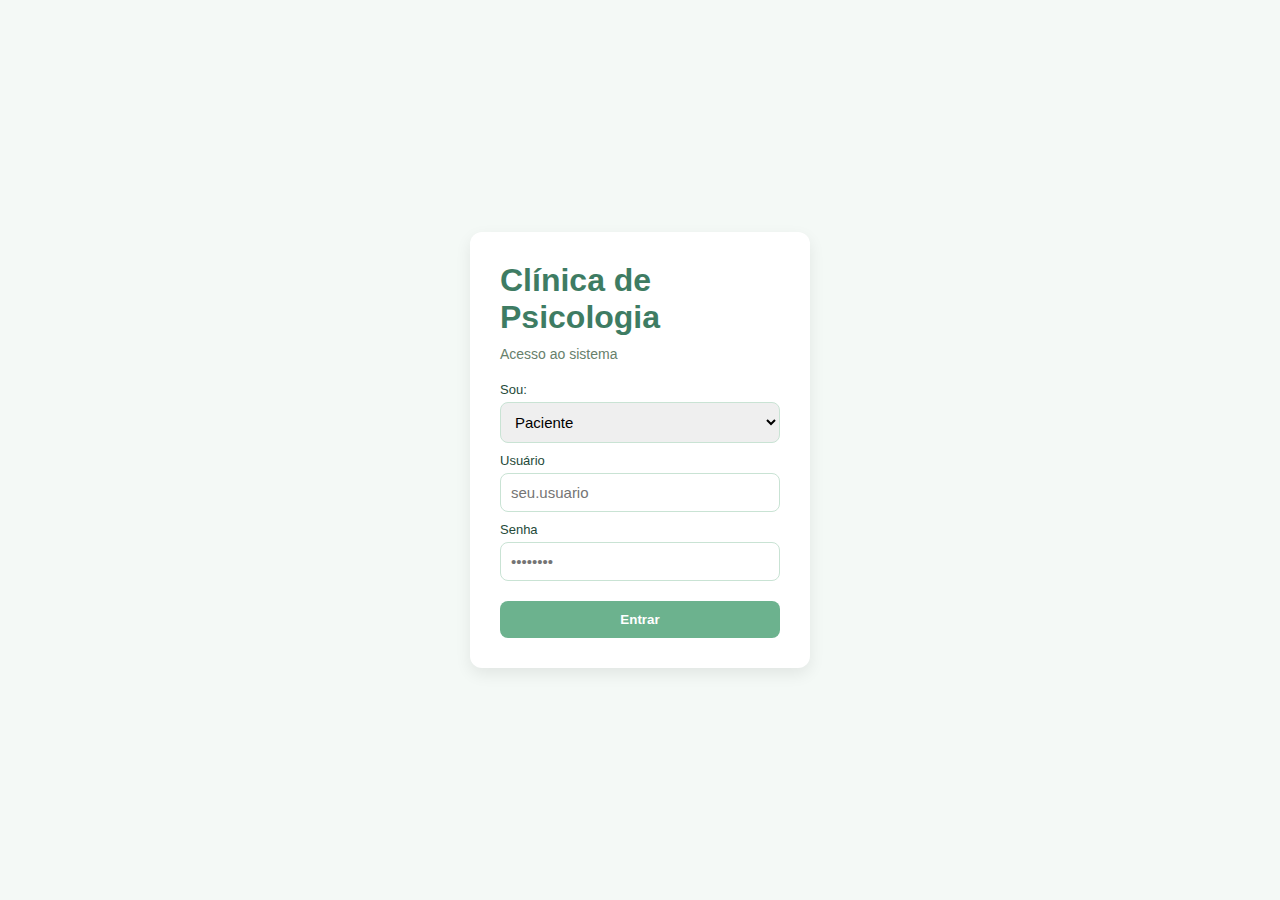
<file: psc original/index.html>
<!doctype html>
<html lang="pt-BR">
<head>
  <meta charset="utf-8">
  <meta name="viewport" content="width=device-width,initial-scale=1">
  <title>Clínica de Psicologia — Login</title>
  <link rel="stylesheet" href="style.css">
</head>
<body>
  <main class="container">
    <div class="card">
      <h1>Clínica de Psicologia</h1>
      <p class="subtitle">Acesso ao sistema</p>

      <label for="tipo">Sou:</label>
      <select id="tipo">
        <option value="paciente">Paciente</option>
        <option value="psicologo">Psicólogo(a)</option>
      </select>

      <label for="user">Usuário</label>
      <input id="user" type="text" placeholder="seu.usuario">

      <label for="pass">Senha</label>
      <input id="pass" type="password" placeholder="••••••••">

      <button id="btnLogin">Entrar</button>

      <div id="msg" class="msg"></div>
    </div>
  </main>

  <script src="script.js" defer></script>
</body>
</html>
</file>
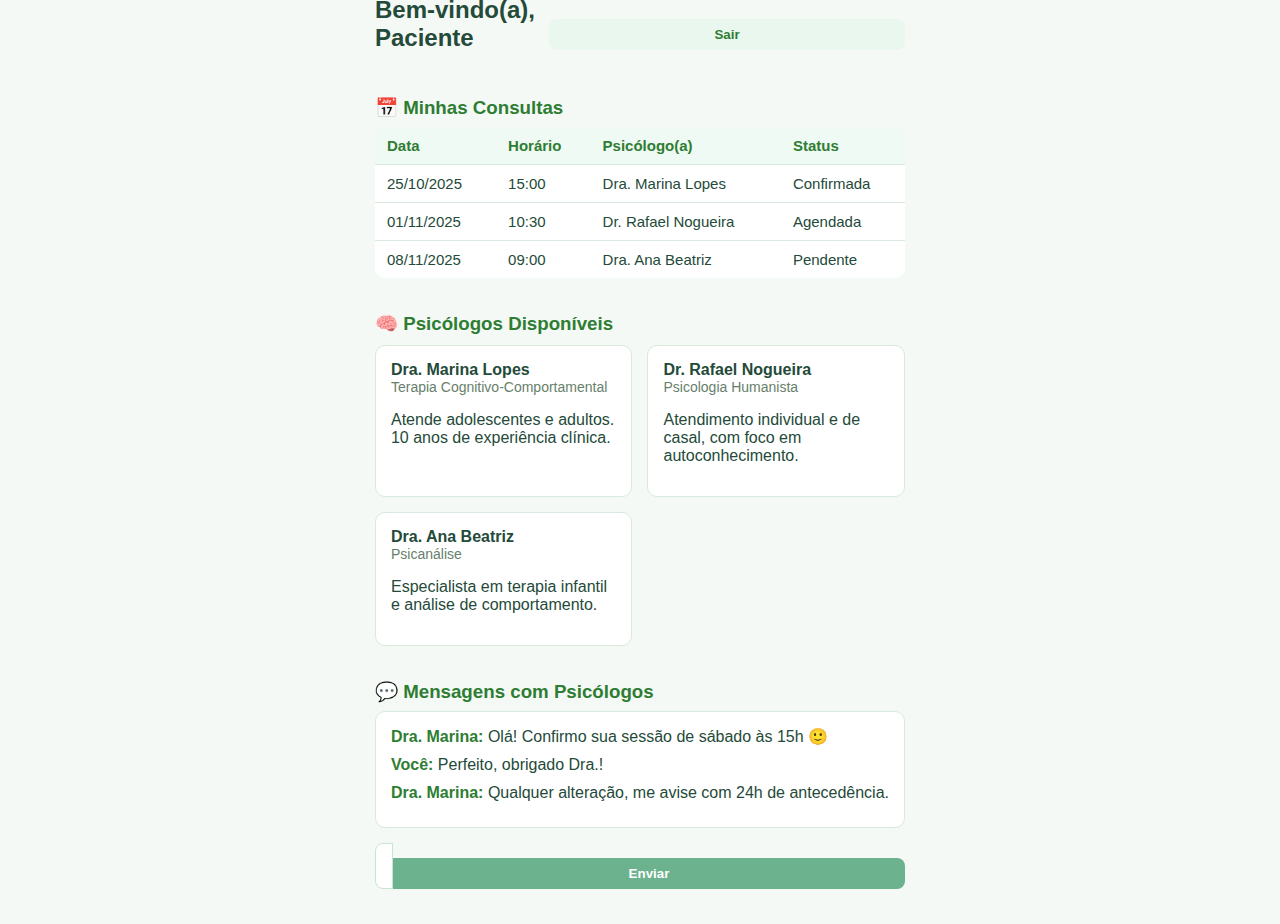
<file: psc original/painel_paciente.html>
<!doctype html>
<html lang="pt-BR">
<head>
  <meta charset="utf-8">
  <meta name="viewport" content="width=device-width,initial-scale=1">
  <title>Área do Paciente — Clínica de Psicologia</title>
  <link rel="stylesheet" href="style.css">
  <style>
    main { max-width: 900px; margin: 40px auto; }
    .topo { display:flex; justify-content:space-between; align-items:center; margin-bottom:25px; }
    .btn { background:#e9f7ef; color:#2e7d32; border:none; padding:8px 12px; border-radius:8px; cursor:pointer; }
    .btn:hover { background:#d6f0dc; }
    .secao { margin-bottom: 35px; }
    h3 { color:#2e7d32; margin-bottom:8px; }
    table { width:100%; border-collapse:collapse; background:#fff; border-radius:10px; overflow:hidden; }
    th, td { padding:10px 12px; border-bottom:1px solid #d8e9de; text-align:left; font-size:15px; }
    th { background:#f0faf4; color:#2e7d32; }
    tr:last-child td { border-bottom:none; }
    .psicologos { display:grid; grid-template-columns:repeat(auto-fit,minmax(250px,1fr)); gap:15px; margin-top:10px; }
    .cardP { background:#fff; border:1px solid #d8e9de; border-radius:10px; padding:15px; }
    .nomeP { font-weight:600; color:#244a39; }
    .espP { font-size:14px; color:#67806b; margin-bottom:6px; }
    .mensagens { background:#fff; border:1px solid #d8e9de; border-radius:10px; padding:15px; max-height:250px; overflow-y:auto; }
    .msgItem { margin-bottom:10px; }
    .msgItem strong { color:#2e7d32; }
    .novaMsg { display:flex; margin-top:10px; }
    .novaMsg input { flex:1; padding:8px; border:1px solid #c9e3d4; border-radius:8px 0 0 8px; }
    .novaMsg button { border:none; background:#6cb28e; color:#fff; padding:8px 14px; border-radius:0 8px 8px 0; cursor:pointer; }
  </style>
</head>
<body>
  <main>
    <div class="topo">
      <h2>Bem-vindo(a), Paciente</h2>
      <button class="btn" onclick="voltar()">Sair</button>
    </div>

    <!-- Consultas -->
    <section class="secao">
      <h3>📅 Minhas Consultas</h3>
      <table>
        <thead>
          <tr>
            <th>Data</th>
            <th>Horário</th>
            <th>Psicólogo(a)</th>
            <th>Status</th>
          </tr>
        </thead>
        <tbody>
          <tr>
            <td>25/10/2025</td>
            <td>15:00</td>
            <td>Dra. Marina Lopes</td>
            <td>Confirmada</td>
          </tr>
          <tr>
            <td>01/11/2025</td>
            <td>10:30</td>
            <td>Dr. Rafael Nogueira</td>
            <td>Agendada</td>
          </tr>
          <tr>
            <td>08/11/2025</td>
            <td>09:00</td>
            <td>Dra. Ana Beatriz</td>
            <td>Pendente</td>
          </tr>
        </tbody>
      </table>
    </section>

    <!-- Psicólogos -->
    <section class="secao">
      <h3>🧠 Psicólogos Disponíveis</h3>
      <div class="psicologos">
        <div class="cardP">
          <div class="nomeP">Dra. Marina Lopes</div>
          <div class="espP">Terapia Cognitivo-Comportamental</div>
          <p>Atende adolescentes e adultos. 10 anos de experiência clínica.</p>
        </div>
        <div class="cardP">
          <div class="nomeP">Dr. Rafael Nogueira</div>
          <div class="espP">Psicologia Humanista</div>
          <p>Atendimento individual e de casal, com foco em autoconhecimento.</p>
        </div>
        <div class="cardP">
          <div class="nomeP">Dra. Ana Beatriz</div>
          <div class="espP">Psicanálise</div>
          <p>Especialista em terapia infantil e análise de comportamento.</p>
        </div>
      </div>
    </section>

    <!-- Mensagens -->
    <section class="secao">
      <h3>💬 Mensagens com Psicólogos</h3>
      <div class="mensagens" id="mensagens">
        <div class="msgItem"><strong>Dra. Marina:</strong> Olá! Confirmo sua sessão de sábado às 15h 🙂</div>
        <div class="msgItem"><strong>Você:</strong> Perfeito, obrigado Dra.!</div>
        <div class="msgItem"><strong>Dra. Marina:</strong> Qualquer alteração, me avise com 24h de antecedência.</div>
      </div>
      <div class="novaMsg">
        <input type="text" id="novaMsgInput" placeholder="Escreva uma mensagem...">
        <button onclick="enviarMensagem()">Enviar</button>
      </div>
    </section>
  </main>

  <script>
    function voltar() {
      alert('Saindo da área do paciente...');
      location.href = 'index.html';
    }

    function enviarMensagem() {
      const input = document.getElementById('novaMsgInput');
      const texto = input.value.trim();
      if (!texto) return;

      const box = document.getElementById('mensagens');
      const div = document.createElement('div');
      div.className = 'msgItem';
      div.innerHTML = '<strong>Você:</strong> ' + texto;
      box.appendChild(div);

      input.value = '';
      box.scrollTop = box.scrollHeight; // rola para o fim
    }
  </script>
</body>
</html>
</file>
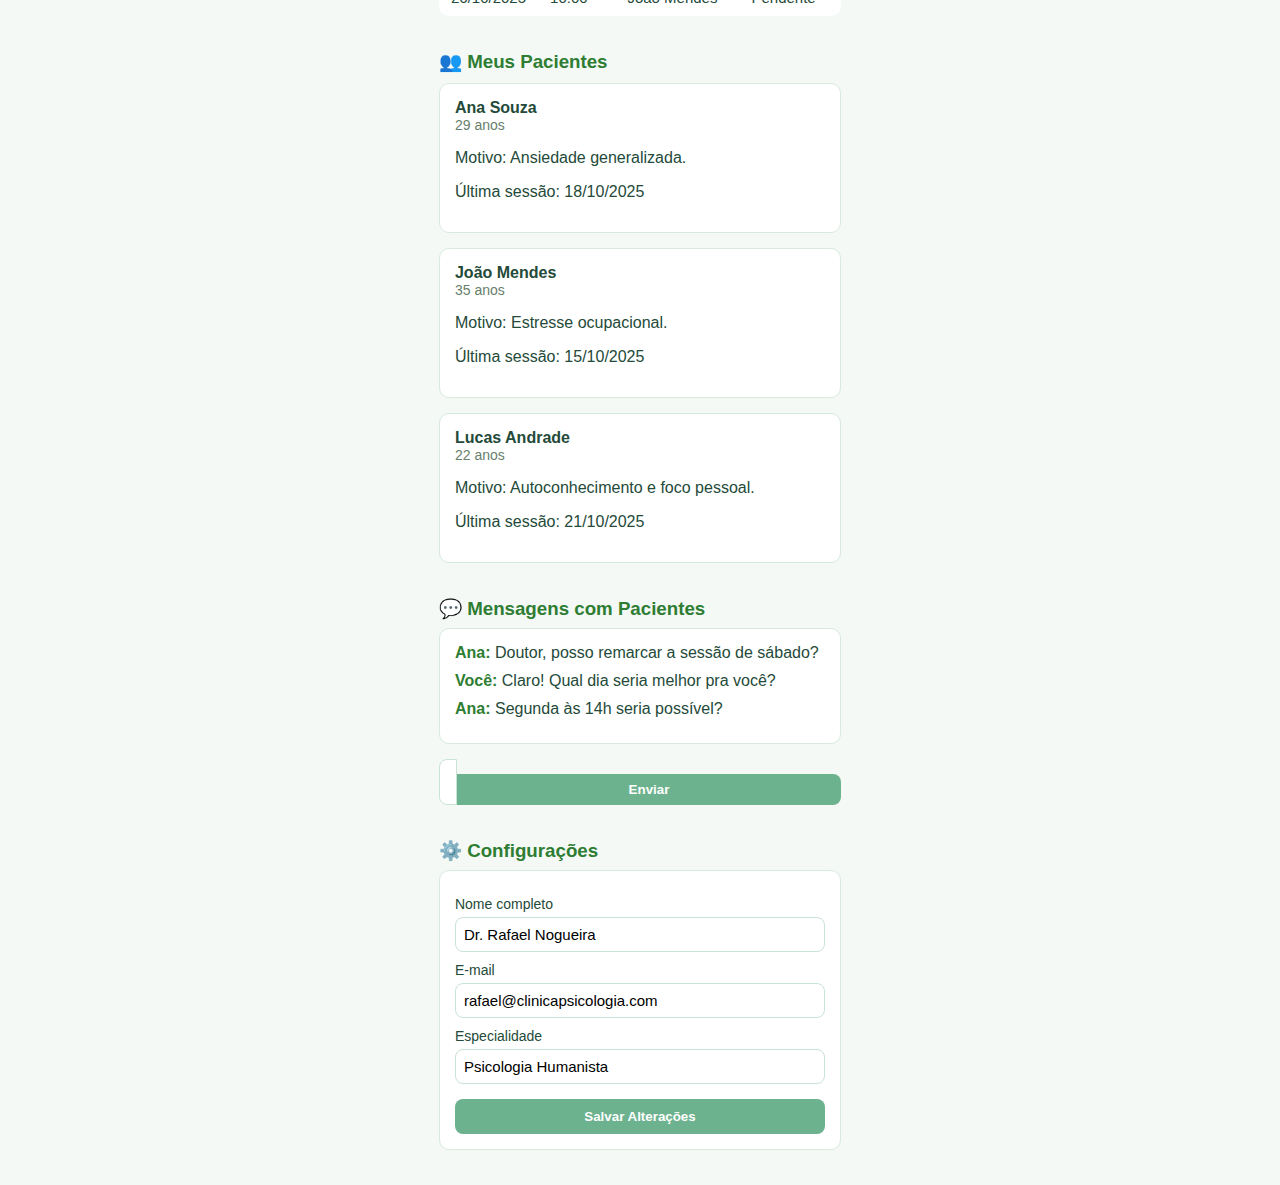
<file: psc original/painel_psicologo.html>
<!doctype html>
<html lang="pt-BR">
<head>
  <meta charset="utf-8">
  <meta name="viewport" content="width=device-width,initial-scale=1">
  <title>Painel do Psicólogo — Clínica de Psicologia</title>
  <link rel="stylesheet" href="style.css">
  <style>
    main { max-width: 1000px; margin: 40px auto; }
    .topo { display:flex; justify-content:space-between; align-items:center; margin-bottom:25px; }
    .btn { background:#e9f7ef; color:#2e7d32; border:none; padding:8px 12px; border-radius:8px; cursor:pointer; }
    .btn:hover { background:#d6f0dc; }
    .secao { margin-bottom: 35px; }
    h3 { color:#2e7d32; margin-bottom:8px; }
    table { width:100%; border-collapse:collapse; background:#fff; border-radius:10px; overflow:hidden; }
    th, td { padding:10px 12px; border-bottom:1px solid #d8e9de; text-align:left; font-size:15px; }
    th { background:#f0faf4; color:#2e7d32; }
    tr:last-child td { border-bottom:none; }
    .pacientes { display:grid; grid-template-columns:repeat(auto-fit,minmax(250px,1fr)); gap:15px; margin-top:10px; }
    .cardPac { background:#fff; border:1px solid #d8e9de; border-radius:10px; padding:15px; }
    .nomePac { font-weight:600; color:#244a39; }
    .idadePac { font-size:14px; color:#67806b; margin-bottom:6px; }
    .mensagens { background:#fff; border:1px solid #d8e9de; border-radius:10px; padding:15px; max-height:250px; overflow-y:auto; }
    .msgItem { margin-bottom:10px; }
    .msgItem strong { color:#2e7d32; }
    .novaMsg { display:flex; margin-top:10px; }
    .novaMsg input { flex:1; padding:8px; border:1px solid #c9e3d4; border-radius:8px 0 0 8px; }
    .novaMsg button { border:none; background:#6cb28e; color:#fff; padding:8px 14px; border-radius:0 8px 8px 0; cursor:pointer; }
    .config form { background:#fff; border:1px solid #d8e9de; border-radius:10px; padding:15px; }
    .config label { display:block; margin-top:10px; font-size:14px; }
    .config input { width:100%; padding:8px; margin-top:5px; border:1px solid #c9e3d4; border-radius:8px; }
    .config button { margin-top:15px; padding:10px 14px; background:#6cb28e; color:#fff; border:none; border-radius:8px; cursor:pointer; }
  </style>
</head>
<body>
  <main>
    <div class="topo">
      <h2>Bem-vindo(a), Psicólogo(a)</h2>
      <button class="btn" onclick="voltar()">Sair</button>
    </div>

    <!-- AGENDA -->
    <section class="secao">
      <h3>📅 Agenda e Atendimentos</h3>
      <table>
        <thead>
          <tr>
            <th>Data</th>
            <th>Horário</th>
            <th>Paciente</th>
            <th>Status</th>
          </tr>
        </thead>
        <tbody>
          <tr>
            <td>24/10/2025</td>
            <td>14:00</td>
            <td>Lucas Andrade</td>
            <td>Concluído</td>
          </tr>
          <tr>
            <td>25/10/2025</td>
            <td>15:00</td>
            <td>Ana Souza</td>
            <td>Confirmado</td>
          </tr>
          <tr>
            <td>26/10/2025</td>
            <td>10:00</td>
            <td>João Mendes</td>
            <td>Pendente</td>
          </tr>
        </tbody>
      </table>
    </section>

    <!-- PACIENTES -->
    <section class="secao">
      <h3>👥 Meus Pacientes</h3>
      <div class="pacientes">
        <div class="cardPac">
          <div class="nomePac">Ana Souza</div>
          <div class="idadePac">29 anos</div>
          <p>Motivo: Ansiedade generalizada.</p>
          <p>Última sessão: 18/10/2025</p>
        </div>
        <div class="cardPac">
          <div class="nomePac">João Mendes</div>
          <div class="idadePac">35 anos</div>
          <p>Motivo: Estresse ocupacional.</p>
          <p>Última sessão: 15/10/2025</p>
        </div>
        <div class="cardPac">
          <div class="nomePac">Lucas Andrade</div>
          <div class="idadePac">22 anos</div>
          <p>Motivo: Autoconhecimento e foco pessoal.</p>
          <p>Última sessão: 21/10/2025</p>
        </div>
      </div>
    </section>

    <!-- MENSAGENS -->
    <section class="secao">
      <h3>💬 Mensagens com Pacientes</h3>
      <div class="mensagens" id="mensagens">
        <div class="msgItem"><strong>Ana:</strong> Doutor, posso remarcar a sessão de sábado?</div>
        <div class="msgItem"><strong>Você:</strong> Claro! Qual dia seria melhor pra você?</div>
        <div class="msgItem"><strong>Ana:</strong> Segunda às 14h seria possível?</div>
      </div>
      <div class="novaMsg">
        <input type="text" id="novaMsgInput" placeholder="Escreva uma resposta...">
        <button onclick="enviarMensagem()">Enviar</button>
      </div>
    </section>

    <!-- CONFIGURAÇÕES -->
    <section class="secao config">
      <h3>⚙️ Configurações</h3>
      <form onsubmit="salvarConfig(event)">
        <label for="nome">Nome completo</label>
        <input type="text" id="nome" value="Dr. Rafael Nogueira">

        <label for="email">E-mail</label>
        <input type="email" id="email" value="rafael@clinicapsicologia.com">

        <label for="especialidade">Especialidade</label>
        <input type="text" id="especialidade" value="Psicologia Humanista">

        <button type="submit">Salvar Alterações</button>
      </form>
    </section>
  </main>

  <script>
    function voltar() {
      alert('Saindo da área do psicólogo...');
      location.href = 'index.html';
    }

    function enviarMensagem() {
      const input = document.getElementById('novaMsgInput');
      const texto = input.value.trim();
      if (!texto) return;

      const box = document.getElementById('mensagens');
      const div = document.createElement('div');
      div.className = 'msgItem';
      div.innerHTML = '<strong>Você:</strong> ' + texto;
      box.appendChild(div);

      input.value = '';
      box.scrollTop = box.scrollHeight;
    }

    function salvarConfig(e) {
      e.preventDefault();
      alert('Configurações salvas com sucesso! (Simulado)');
    }
  </script>
</body>
</html>
</file>
<file: psc original/style.css>
:root {
  --verde: #6cb28e;
  --verde-escuro: #3e7c63;
  --bg: #f4f9f6;
  --card: #fff;
  --text: #244a39;
  --erro: #c0392b;
  --sucesso: #2e7d32;
}

* { box-sizing: border-box; font-family: "Inter", sans-serif; }

body {
  background: var(--bg);
  color: var(--text);
  margin: 0;
  display: flex;
  height: 100vh;
  align-items: center;
  justify-content: center;
}

.container {
  display: flex;
  justify-content: center;
  width: 100%;
  padding: 20px;
}

.card {
  background: var(--card);
  padding: 30px;
  border-radius: 12px;
  box-shadow: 0 6px 16px rgba(0,0,0,0.08);
  width: 340px;
}

h1 {
  margin: 0 0 10px 0;
  color: var(--verde-escuro);
}

.subtitle {
  margin: 0 0 20px;
  font-size: 14px;
  color: #67806b;
}

label {
  display: block;
  margin-top: 10px;
  font-size: 13px;
}

input, select {
  width: 100%;
  padding: 10px;
  margin-top: 5px;
  border: 1px solid #c9e3d4;
  border-radius: 8px;
  font-size: 15px;
}

button {
  margin-top: 20px;
  width: 100%;
  padding: 11px;
  background: var(--verde);
  border: none;
  border-radius: 8px;
  color: white;
  font-weight: bold;
  cursor: pointer;
}

button:hover { background: var(--verde-escuro); }

.msg {
  margin-top: 15px;
  padding: 10px;
  border-radius: 6px;
  display: none;
  font-size: 14px;
  text-align: center;
}

.msg.error {
  background: #ffebee;
  color: var(--erro);
  display: block;
}

.msg.success {
  background: #e8f5e9;
  color: var(--sucesso);
  display: block;
}
</file>
